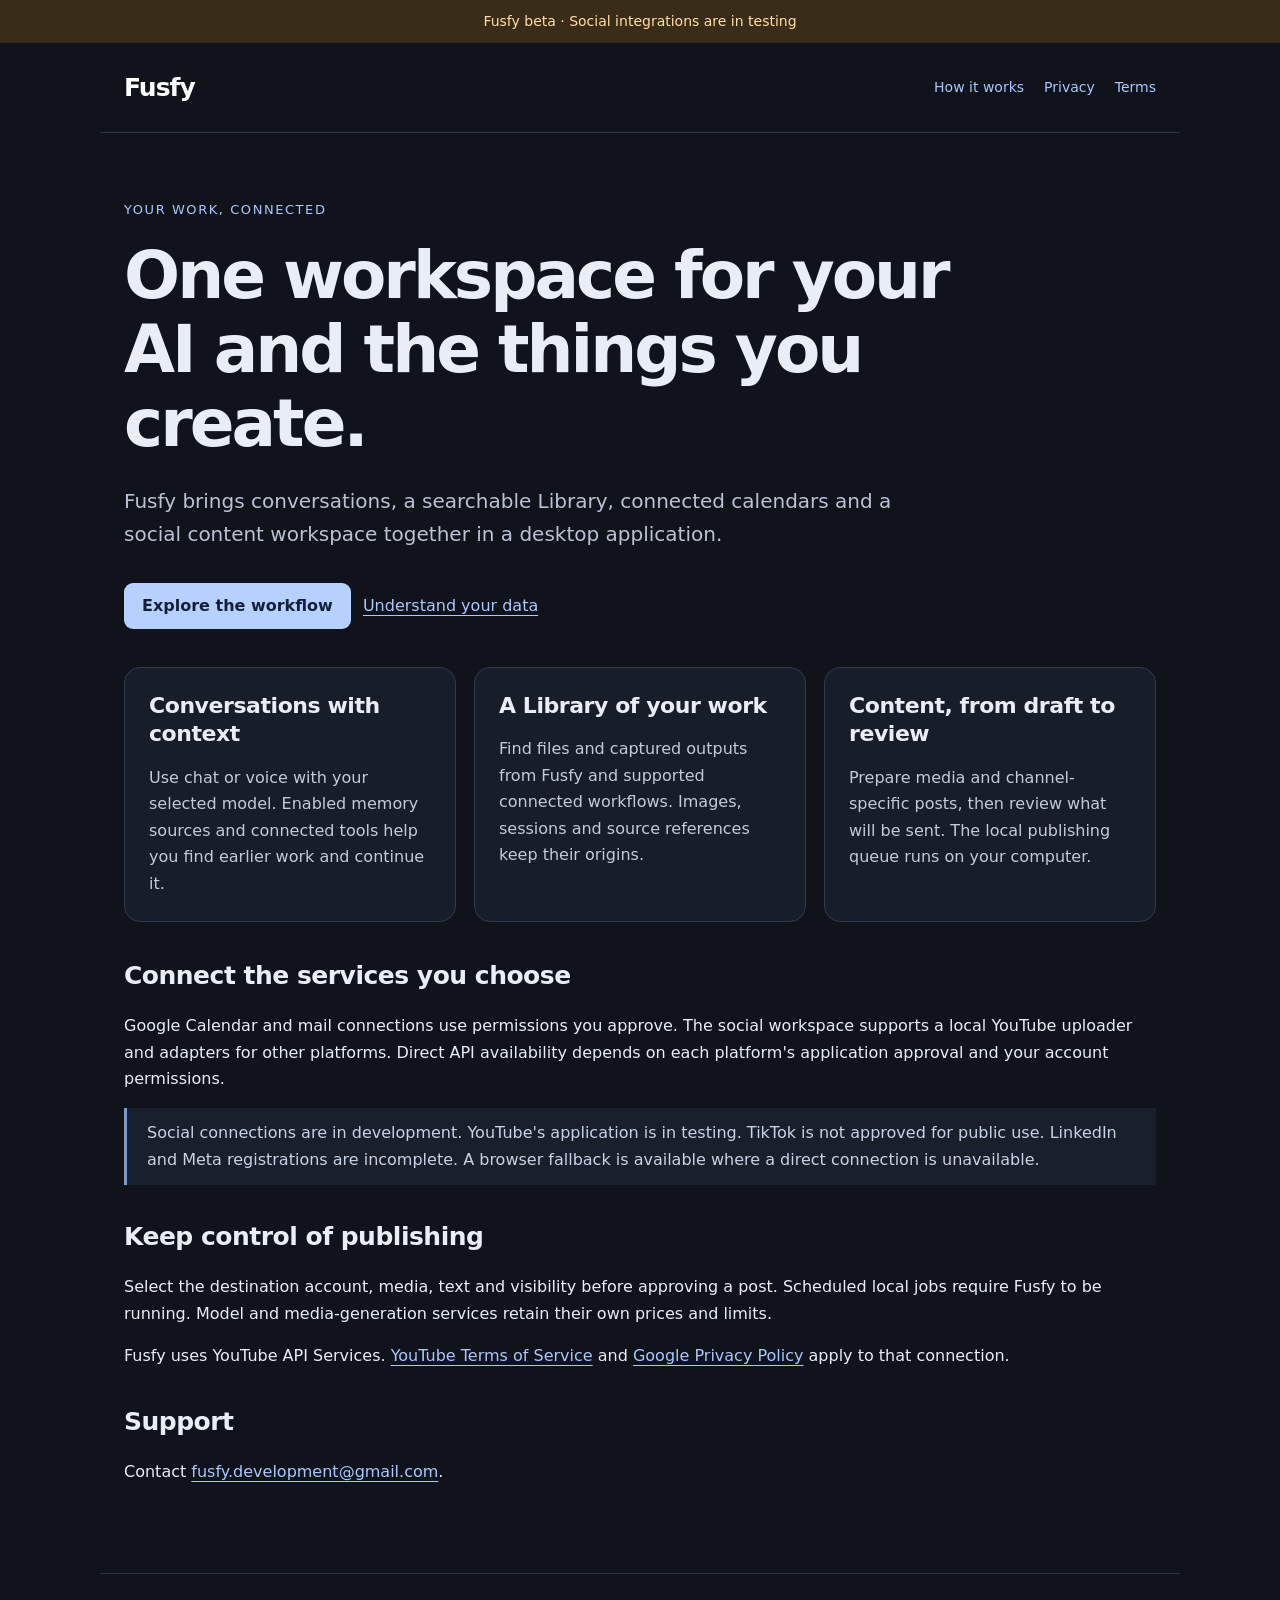
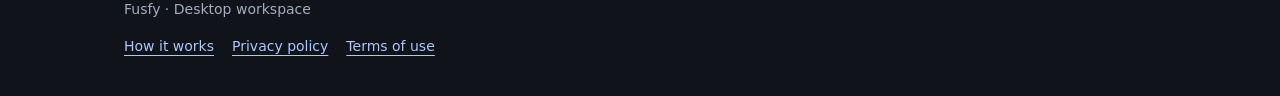
<file: index.html>
<!doctype html>
<html lang="en"><head><meta charset="utf-8"><meta name="viewport" content="width=device-width,initial-scale=1"><meta name="robots" content="noindex"><meta http-equiv="Content-Security-Policy" content="default-src 'none'; style-src 'self'; img-src 'self'; base-uri 'none'; form-action 'none'"><title>Fusfy — AI, memory and content in one workspace</title><meta name="description" content="Fusfy is a desktop workspace for AI conversations, connected knowledge and creating and publishing social content."><link rel="icon" href="fusfy-icon.svg" type="image/svg+xml"><link rel="stylesheet" href="styles.css"></head><body>
<div class="draft">Fusfy beta · Social integrations are in testing</div>
<header><a class="brand" href="index.html">Fusfy</a><nav aria-label="Main navigation"><a href="guide.html">How it works</a><a href="privacy.html">Privacy</a><a href="terms.html">Terms</a></nav></header>
<main><p class="eyebrow">Your work, connected</p><h1>One workspace for your AI and the things you create.</h1><p class="lead">Fusfy brings conversations, a searchable Library, connected calendars and a social content workspace together in a desktop application.</p><a class="button" href="guide.html">Explore the workflow</a><a href="privacy.html">Understand your data</a>
<section class="cards" aria-label="Fusfy features"><div class="card"><h2>Conversations with context</h2><p>Use chat or voice with your selected model. Enabled memory sources and connected tools help you find earlier work and continue it.</p></div><div class="card"><h2>A Library of your work</h2><p>Find files and captured outputs from Fusfy and supported connected workflows. Images, sessions and source references keep their origins.</p></div><div class="card"><h2>Content, from draft to review</h2><p>Prepare media and channel-specific posts, then review what will be sent. The local publishing queue runs on your computer.</p></div></section>
<section><h2>Connect the services you choose</h2><p>Google Calendar and mail connections use permissions you approve. The social workspace supports a local YouTube uploader and adapters for other platforms. Direct API availability depends on each platform's application approval and your account permissions.</p><p class="note">Social connections are in development. YouTube's application is in testing. TikTok is not approved for public use. LinkedIn and Meta registrations are incomplete. A browser fallback is available where a direct connection is unavailable.</p></section>
<section><h2>Keep control of publishing</h2><p>Select the destination account, media, text and visibility before approving a post. Scheduled local jobs require Fusfy to be running. Model and media-generation services retain their own prices and limits.</p><p>Fusfy uses YouTube API Services. <a href="https://www.youtube.com/t/terms">YouTube Terms of Service</a> and <a href="https://policies.google.com/privacy">Google Privacy Policy</a> apply to that connection.</p></section>
<section><h2>Support</h2><p>Contact <a href="mailto:fusfy.development@gmail.com">fusfy.development@gmail.com</a>. </p></section></main>
<footer>Fusfy · Desktop workspace<p><a href="guide.html">How it works</a><a href="privacy.html">Privacy policy</a><a href="terms.html">Terms of use</a></p></footer></body></html>
</file>
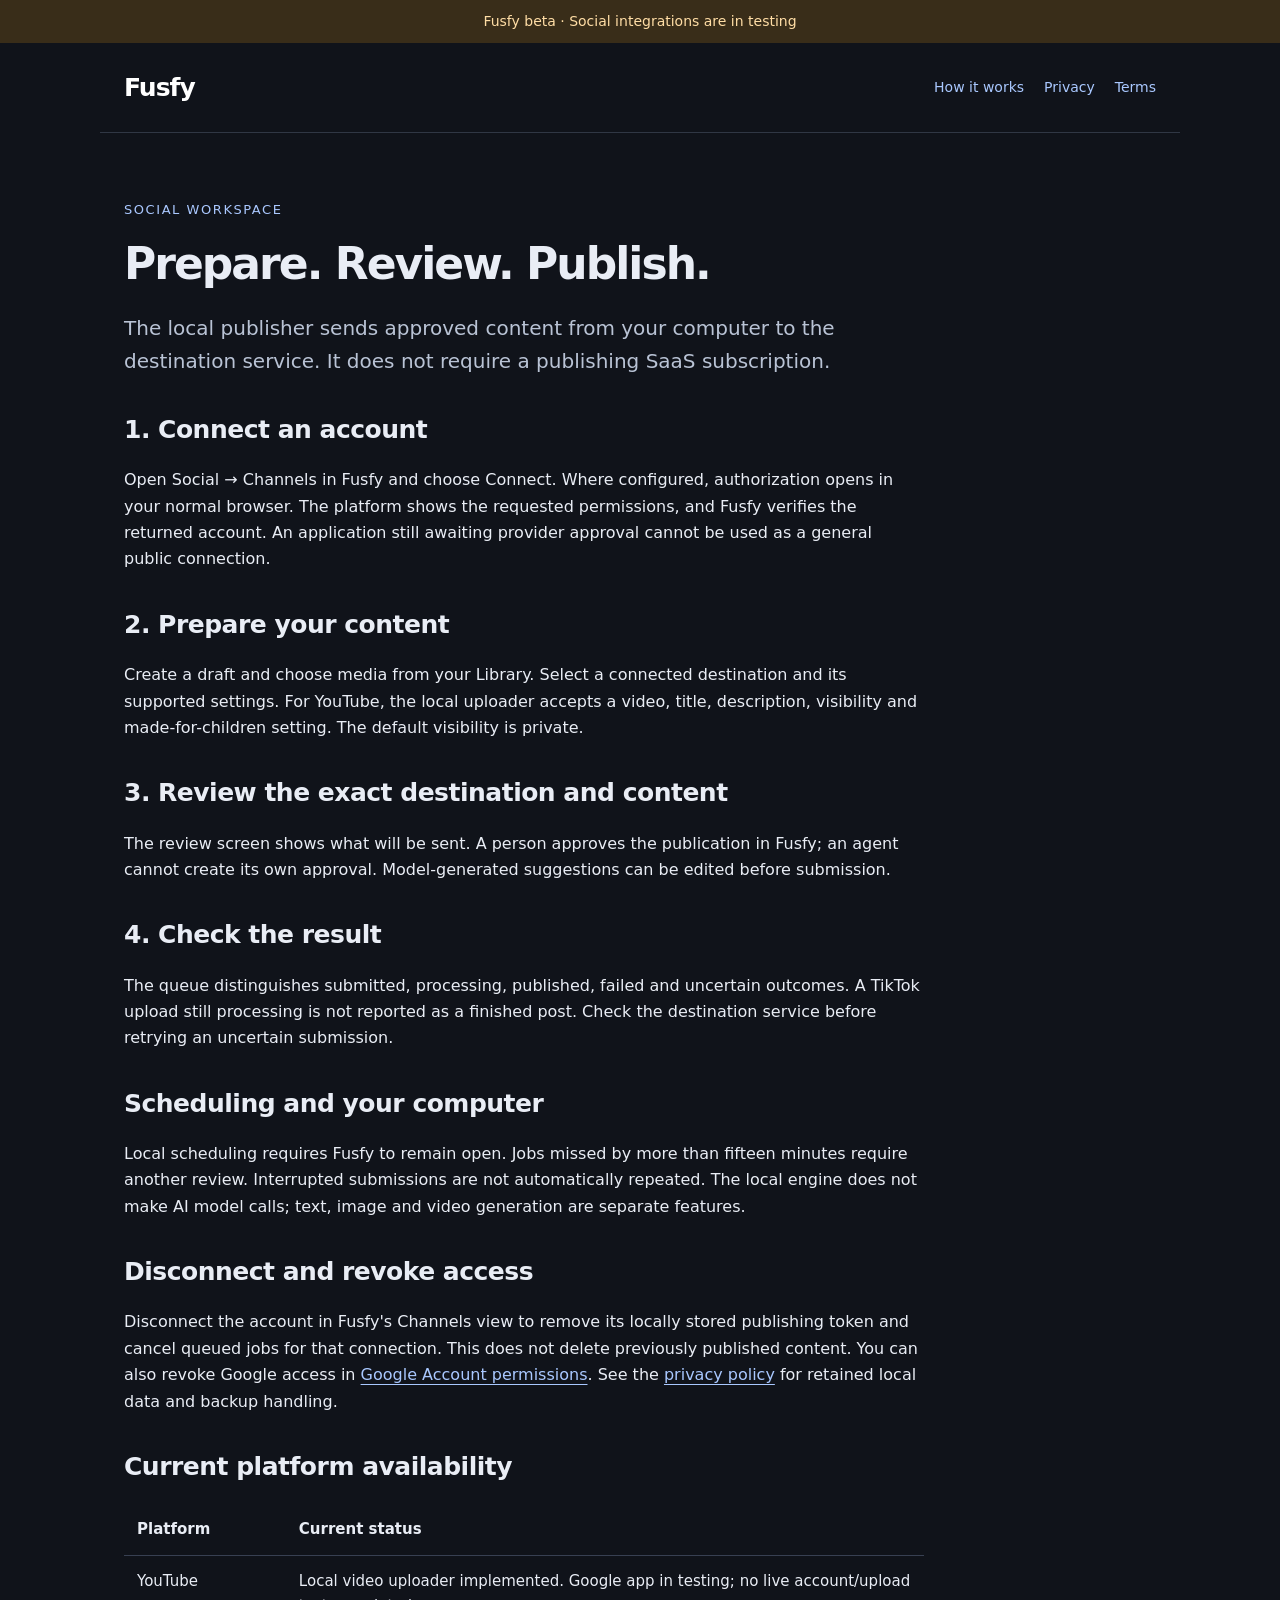
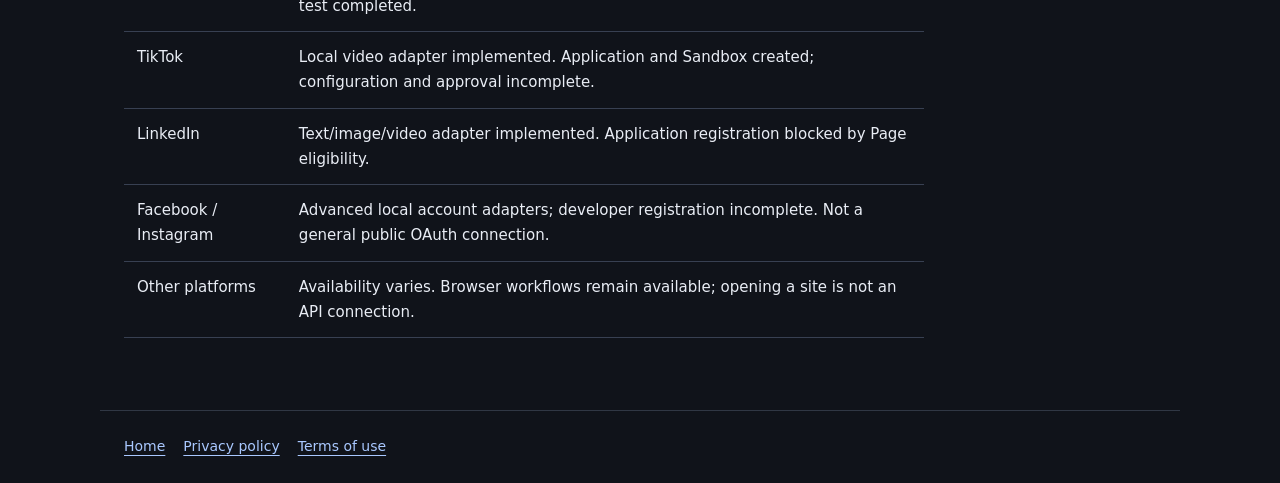
<file: guide.html>
<!doctype html>
<html lang="en"><head><meta charset="utf-8"><meta name="viewport" content="width=device-width,initial-scale=1"><meta name="robots" content="noindex"><meta http-equiv="Content-Security-Policy" content="default-src 'none'; style-src 'self'; img-src 'self'; base-uri 'none'; form-action 'none'"><title>How Fusfy works</title><link rel="icon" href="fusfy-icon.svg" type="image/svg+xml"><link rel="stylesheet" href="styles.css"></head><body>
<div class="draft">Fusfy beta · Social integrations are in testing</div><header><a class="brand" href="index.html">Fusfy</a><nav aria-label="Main navigation"><a href="guide.html" aria-current="page">How it works</a><a href="privacy.html">Privacy</a><a href="terms.html">Terms</a></nav></header>
<main><article><p class="eyebrow">Social workspace</p><h1>Prepare. Review. Publish.</h1><p class="lead">The local publisher sends approved content from your computer to the destination service. It does not require a publishing SaaS subscription.</p>
<h2>1. Connect an account</h2><p>Open Social → Channels in Fusfy and choose Connect. Where configured, authorization opens in your normal browser. The platform shows the requested permissions, and Fusfy verifies the returned account. An application still awaiting provider approval cannot be used as a general public connection.</p>
<h2>2. Prepare your content</h2><p>Create a draft and choose media from your Library. Select a connected destination and its supported settings. For YouTube, the local uploader accepts a video, title, description, visibility and made-for-children setting. The default visibility is private.</p>
<h2>3. Review the exact destination and content</h2><p>The review screen shows what will be sent. A person approves the publication in Fusfy; an agent cannot create its own approval. Model-generated suggestions can be edited before submission.</p>
<h2>4. Check the result</h2><p>The queue distinguishes submitted, processing, published, failed and uncertain outcomes. A TikTok upload still processing is not reported as a finished post. Check the destination service before retrying an uncertain submission.</p>
<h2>Scheduling and your computer</h2><p>Local scheduling requires Fusfy to remain open. Jobs missed by more than fifteen minutes require another review. Interrupted submissions are not automatically repeated. The local engine does not make AI model calls; text, image and video generation are separate features.</p>
<h2>Disconnect and revoke access</h2><p>Disconnect the account in Fusfy's Channels view to remove its locally stored publishing token and cancel queued jobs for that connection. This does not delete previously published content. You can also revoke Google access in <a href="https://security.google.com/settings/security/permissions">Google Account permissions</a>. See the <a href="privacy.html">privacy policy</a> for retained local data and backup handling.</p>
<h2>Current platform availability</h2><div class="table-wrap"><table><thead><tr><th>Platform</th><th>Current status</th></tr></thead><tbody><tr><td>YouTube</td><td>Local video uploader implemented. Google app in testing; no live account/upload test completed.</td></tr><tr><td>TikTok</td><td>Local video adapter implemented. Application and Sandbox created; configuration and approval incomplete.</td></tr><tr><td>LinkedIn</td><td>Text/image/video adapter implemented. Application registration blocked by Page eligibility.</td></tr><tr><td>Facebook / Instagram</td><td>Advanced local account adapters; developer registration incomplete. Not a general public OAuth connection.</td></tr><tr><td>Other platforms</td><td>Availability varies. Browser workflows remain available; opening a site is not an API connection.</td></tr></tbody></table></div>
</article></main><footer><a href="index.html">Home</a><a href="privacy.html">Privacy policy</a><a href="terms.html">Terms of use</a></footer></body></html>
</file>
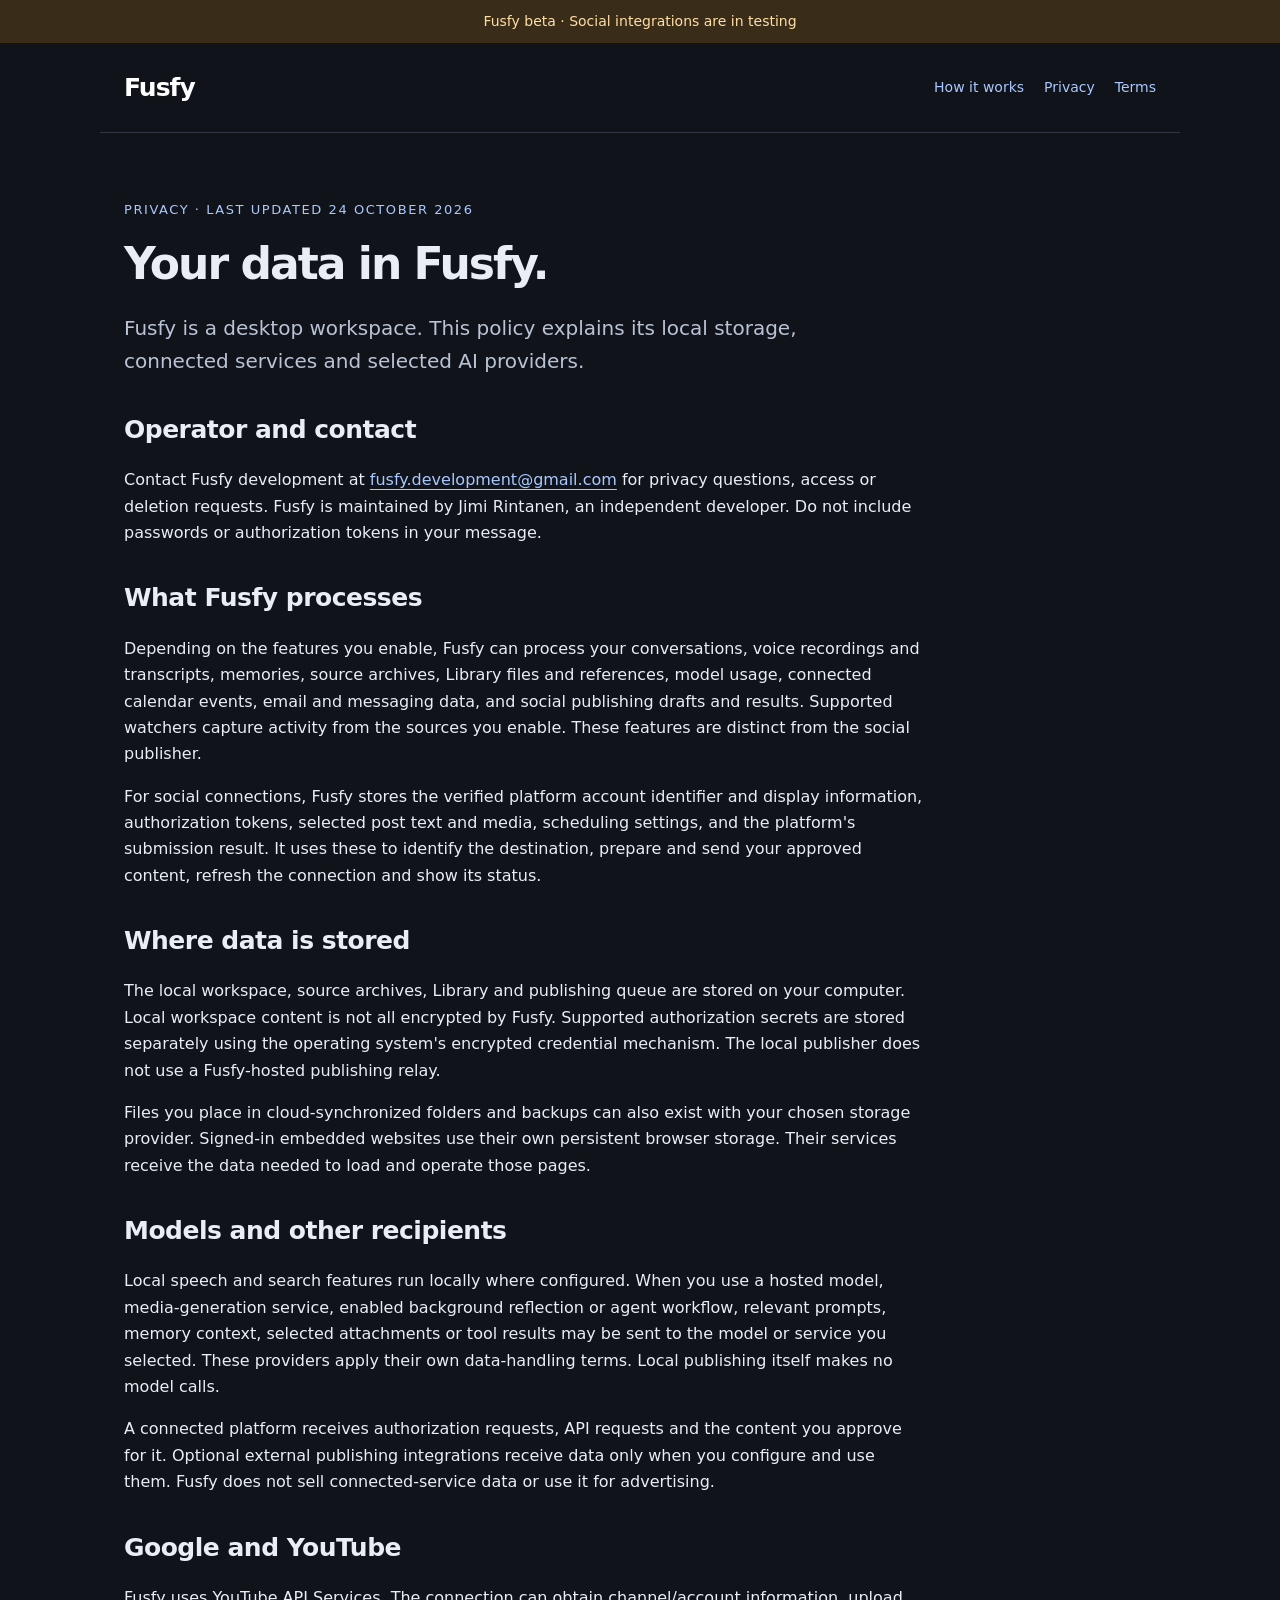
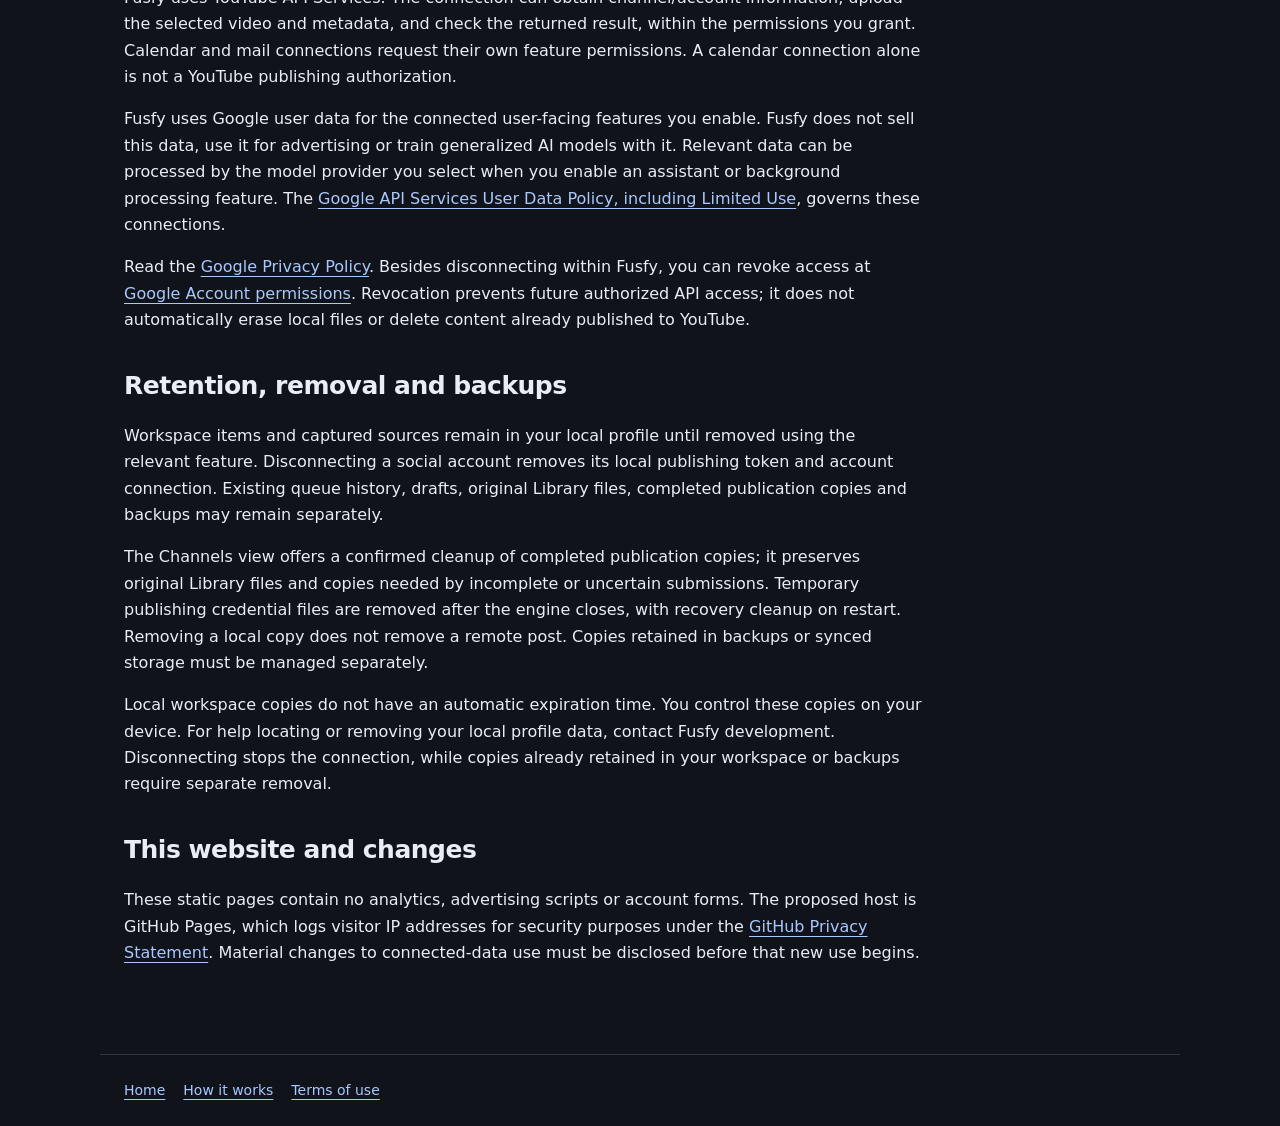
<file: privacy.html>
<!doctype html>
<html lang="en"><head><meta charset="utf-8"><meta name="viewport" content="width=device-width,initial-scale=1"><meta name="robots" content="noindex"><meta http-equiv="Content-Security-Policy" content="default-src 'none'; style-src 'self'; img-src 'self'; base-uri 'none'; form-action 'none'"><title>Fusfy privacy policy </title><link rel="icon" href="fusfy-icon.svg" type="image/svg+xml"><link rel="stylesheet" href="styles.css"></head><body>
<div class="draft">Fusfy beta · Social integrations are in testing</div><header><a class="brand" href="index.html">Fusfy</a><nav aria-label="Main navigation"><a href="guide.html">How it works</a><a href="privacy.html" aria-current="page">Privacy</a><a href="terms.html">Terms</a></nav></header>
<main><article><p class="eyebrow">Privacy · Last updated 24 October 2026</p><h1>Your data in Fusfy.</h1><p class="lead">Fusfy is a desktop workspace. This policy explains its local storage, connected services and selected AI providers.</p>
<h2>Operator and contact</h2><p>Contact Fusfy development at <a href="mailto:fusfy.development@gmail.com">fusfy.development@gmail.com</a> for privacy questions, access or deletion requests. Fusfy is maintained by Jimi Rintanen, an independent developer. Do not include passwords or authorization tokens in your message.</p>
<h2>What Fusfy processes</h2><p>Depending on the features you enable, Fusfy can process your conversations, voice recordings and transcripts, memories, source archives, Library files and references, model usage, connected calendar events, email and messaging data, and social publishing drafts and results. Supported watchers capture activity from the sources you enable. These features are distinct from the social publisher.</p>
<p>For social connections, Fusfy stores the verified platform account identifier and display information, authorization tokens, selected post text and media, scheduling settings, and the platform's submission result. It uses these to identify the destination, prepare and send your approved content, refresh the connection and show its status.</p>
<h2>Where data is stored</h2><p>The local workspace, source archives, Library and publishing queue are stored on your computer. Local workspace content is not all encrypted by Fusfy. Supported authorization secrets are stored separately using the operating system's encrypted credential mechanism. The local publisher does not use a Fusfy-hosted publishing relay.</p>
<p>Files you place in cloud-synchronized folders and backups can also exist with your chosen storage provider. Signed-in embedded websites use their own persistent browser storage. Their services receive the data needed to load and operate those pages.</p>
<h2>Models and other recipients</h2><p>Local speech and search features run locally where configured. When you use a hosted model, media-generation service, enabled background reflection or agent workflow, relevant prompts, memory context, selected attachments or tool results may be sent to the model or service you selected. These providers apply their own data-handling terms. Local publishing itself makes no model calls.</p>
<p>A connected platform receives authorization requests, API requests and the content you approve for it. Optional external publishing integrations receive data only when you configure and use them. Fusfy does not sell connected-service data or use it for advertising.</p>
<h2>Google and YouTube</h2><p>Fusfy uses YouTube API Services. The connection can obtain channel/account information, upload the selected video and metadata, and check the returned result, within the permissions you grant. Calendar and mail connections request their own feature permissions. A calendar connection alone is not a YouTube publishing authorization.</p>
<p>Fusfy uses Google user data for the connected user-facing features you enable. Fusfy does not sell this data, use it for advertising or train generalized AI models with it. Relevant data can be processed by the model provider you select when you enable an assistant or background processing feature. The <a href="https://developers.google.com/terms/api-services-user-data-policy">Google API Services User Data Policy, including Limited Use</a>, governs these connections.</p>
<p>Read the <a href="https://policies.google.com/privacy">Google Privacy Policy</a>. Besides disconnecting within Fusfy, you can revoke access at <a href="https://security.google.com/settings/security/permissions">Google Account permissions</a>. Revocation prevents future authorized API access; it does not automatically erase local files or delete content already published to YouTube.</p>
<h2>Retention, removal and backups</h2><p>Workspace items and captured sources remain in your local profile until removed using the relevant feature. Disconnecting a social account removes its local publishing token and account connection. Existing queue history, drafts, original Library files, completed publication copies and backups may remain separately.</p>
<p>The Channels view offers a confirmed cleanup of completed publication copies; it preserves original Library files and copies needed by incomplete or uncertain submissions. Temporary publishing credential files are removed after the engine closes, with recovery cleanup on restart. Removing a local copy does not remove a remote post. Copies retained in backups or synced storage must be managed separately.</p>
<p>Local workspace copies do not have an automatic expiration time. You control these copies on your device. For help locating or removing your local profile data, contact Fusfy development. Disconnecting stops the connection, while copies already retained in your workspace or backups require separate removal.</p>
<h2>This website and changes</h2><p>These static pages contain no analytics, advertising scripts or account forms. The proposed host is GitHub Pages, which logs visitor IP addresses for security purposes under the <a href="https://docs.github.com/en/site-policy/privacy-policies/github-general-privacy-statement">GitHub Privacy Statement</a>. Material changes to connected-data use must be disclosed before that new use begins.</p>
</article></main><footer><a href="index.html">Home</a><a href="guide.html">How it works</a><a href="terms.html">Terms of use</a></footer></body></html>
</file>
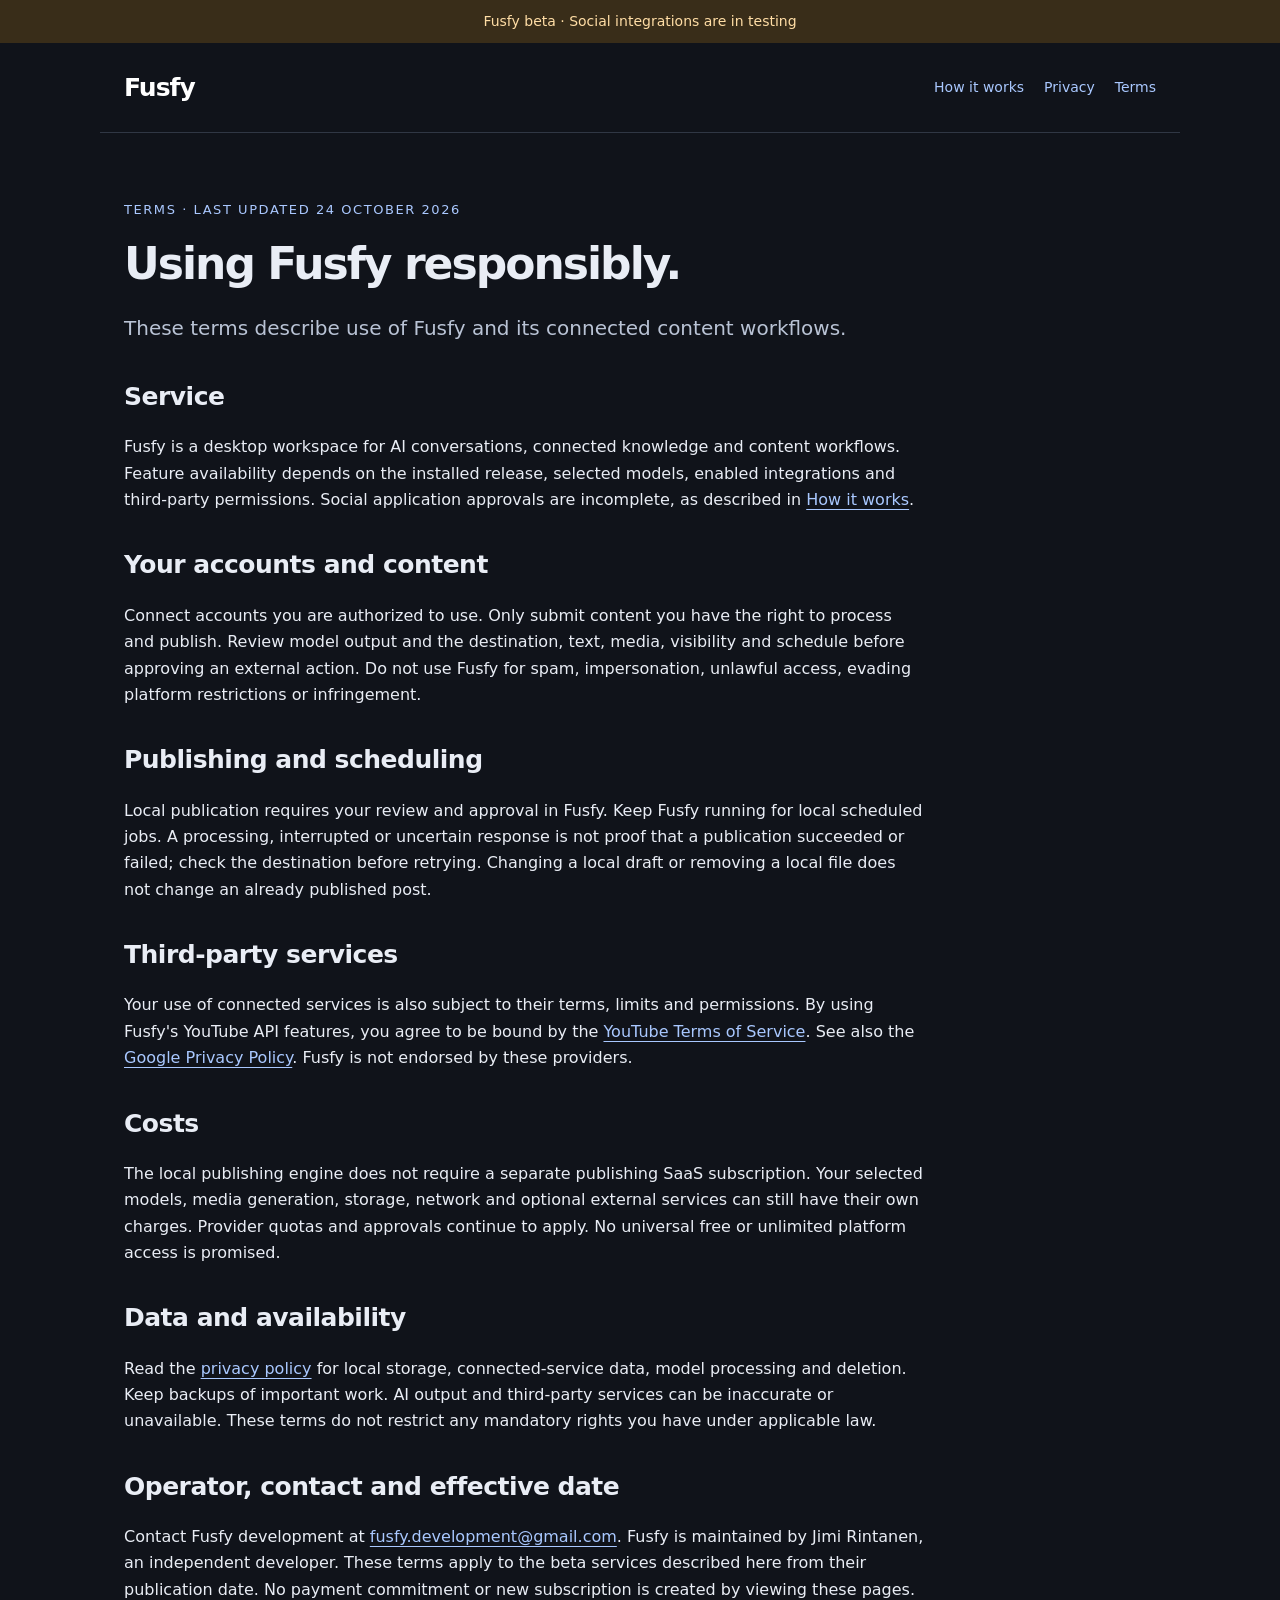
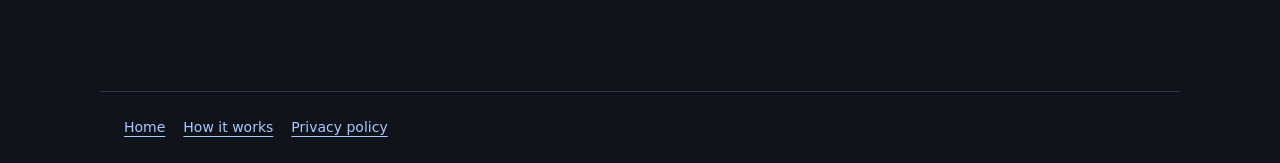
<file: terms.html>
<!doctype html>
<html lang="en"><head><meta charset="utf-8"><meta name="viewport" content="width=device-width,initial-scale=1"><meta name="robots" content="noindex"><meta http-equiv="Content-Security-Policy" content="default-src 'none'; style-src 'self'; img-src 'self'; base-uri 'none'; form-action 'none'"><title>Fusfy terms of use </title><link rel="icon" href="fusfy-icon.svg" type="image/svg+xml"><link rel="stylesheet" href="styles.css"></head><body>
<div class="draft">Fusfy beta · Social integrations are in testing</div><header><a class="brand" href="index.html">Fusfy</a><nav aria-label="Main navigation"><a href="guide.html">How it works</a><a href="privacy.html">Privacy</a><a href="terms.html" aria-current="page">Terms</a></nav></header>
<main><article><p class="eyebrow">Terms · Last updated 24 October 2026</p><h1>Using Fusfy responsibly.</h1><p class="lead">These terms describe use of Fusfy and its connected content workflows.</p>
<h2>Service</h2><p>Fusfy is a desktop workspace for AI conversations, connected knowledge and content workflows. Feature availability depends on the installed release, selected models, enabled integrations and third-party permissions. Social application approvals are incomplete, as described in <a href="guide.html">How it works</a>.</p>
<h2>Your accounts and content</h2><p>Connect accounts you are authorized to use. Only submit content you have the right to process and publish. Review model output and the destination, text, media, visibility and schedule before approving an external action. Do not use Fusfy for spam, impersonation, unlawful access, evading platform restrictions or infringement.</p>
<h2>Publishing and scheduling</h2><p>Local publication requires your review and approval in Fusfy. Keep Fusfy running for local scheduled jobs. A processing, interrupted or uncertain response is not proof that a publication succeeded or failed; check the destination before retrying. Changing a local draft or removing a local file does not change an already published post.</p>
<h2>Third-party services</h2><p>Your use of connected services is also subject to their terms, limits and permissions. By using Fusfy's YouTube API features, you agree to be bound by the <a href="https://www.youtube.com/t/terms">YouTube Terms of Service</a>. See also the <a href="https://policies.google.com/privacy">Google Privacy Policy</a>. Fusfy is not endorsed by these providers.</p>
<h2>Costs</h2><p>The local publishing engine does not require a separate publishing SaaS subscription. Your selected models, media generation, storage, network and optional external services can still have their own charges. Provider quotas and approvals continue to apply. No universal free or unlimited platform access is promised.</p>
<h2>Data and availability</h2><p>Read the <a href="privacy.html">privacy policy</a> for local storage, connected-service data, model processing and deletion. Keep backups of important work. AI output and third-party services can be inaccurate or unavailable. These terms do not restrict any mandatory rights you have under applicable law.</p>
<h2>Operator, contact and effective date</h2><p>Contact Fusfy development at <a href="mailto:fusfy.development@gmail.com">fusfy.development@gmail.com</a>. Fusfy is maintained by Jimi Rintanen, an independent developer. These terms apply to the beta services described here from their publication date. No payment commitment or new subscription is created by viewing these pages.</p>
</article></main><footer><a href="index.html">Home</a><a href="guide.html">How it works</a><a href="privacy.html">Privacy policy</a></footer></body></html>
</file>
<file: styles.css>
:root{font-family:Inter,ui-sans-serif,system-ui,sans-serif;color:#e9edf5;background:#10131a;color-scheme:dark;line-height:1.65}*{box-sizing:border-box}body{margin:0}a{color:#a9c8ff;text-underline-offset:4px}a:hover{color:#fff}header,main,footer{max-width:1080px;margin:auto;padding:24px}header{display:flex;align-items:center;justify-content:space-between;gap:20px;flex-wrap:wrap;border-bottom:1px solid #303744}.brand{font-weight:800;font-size:25px;color:#fff;text-decoration:none;letter-spacing:-1px}nav{display:flex;flex-wrap:wrap;gap:20px}nav a{text-decoration:none;font-size:14px}.draft{padding:10px 24px;background:#392d19;color:#ffdda5;text-align:center;font-size:14px}.eyebrow{color:#aac8ff;font-size:13px;letter-spacing:.12em;text-transform:uppercase;margin-top:42px}h1{font-size:clamp(36px,6vw,66px);line-height:1.12;letter-spacing:-.045em;max-width:880px;margin:18px 0 24px}h2{font-size:25px;line-height:1.3;letter-spacing:-.02em;margin-top:36px}h3{font-size:18px}.lead{font-size:20px;color:#b9c3d5;max-width:780px}.cards{display:grid;grid-template-columns:repeat(auto-fit,minmax(240px,1fr));gap:18px;margin:38px 0}.card{background:#181e29;border:1px solid #303a4c;border-radius:16px;padding:24px}.card h2{margin:0 0 12px;font-size:22px}.card p{color:#c2cbdb;margin-bottom:0}.button{display:inline-block;border-radius:9px;background:#b7d1ff;color:#142039;padding:10px 18px;text-decoration:none;font-weight:700;margin:12px 12px 0 0}.button:hover{background:#d6e5ff;color:#142039}.note{border-left:3px solid #7a9bcd;padding:12px 20px;background:#191f2b;color:#c7d3e6}article{max-width:800px}article h1{font-size:44px}li{margin:8px 0}table{border-collapse:collapse;width:100%;font-size:15px}td,th{text-align:left;border-bottom:1px solid #384052;padding:13px;vertical-align:top}footer{margin-top:48px;border-top:1px solid #303744;color:#a2adc0;font-size:14px}footer a{margin-right:18px}.table-wrap{overflow:auto}code{font-size:.9em;background:#222b3a;padding:2px 6px;border-radius:4px}@media(max-width:600px){header,main,footer{padding:20px}nav{gap:14px}.eyebrow{margin-top:24px}article h1{font-size:34px}.lead{font-size:18px}}
</file>
